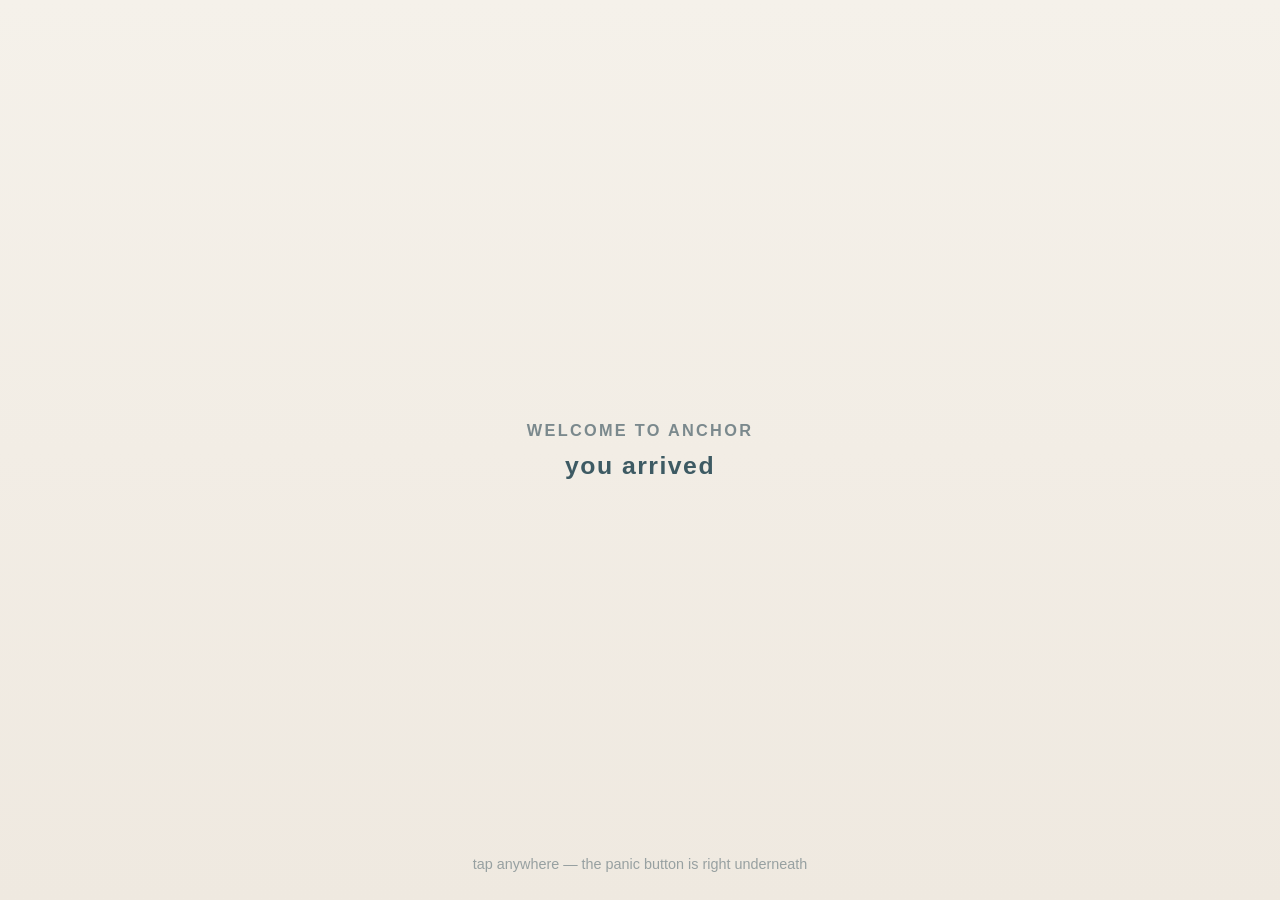
<file: index.html>
<!DOCTYPE html>
<html lang="en">
<head>
  <meta charset="UTF-8" />
  <meta name="viewport" content="width=device-width, initial-scale=1, maximum-scale=1, user-scalable=no, viewport-fit=cover" />
  <title>Anchor</title>
  <meta name="description" content="A one-tap panic attack companion. Your own words, your own people, ready when you need them." />

  <link rel="manifest" href="manifest.json" />
  <meta name="theme-color" content="#3D5A63" />

  <!-- iOS full-screen web app -->
  <meta name="apple-mobile-web-app-capable" content="yes" />
  <meta name="mobile-web-app-capable" content="yes" />
  <meta name="apple-mobile-web-app-status-bar-style" content="black-translucent" />
  <meta name="apple-mobile-web-app-title" content="Anchor" />
  <link rel="apple-touch-icon" href="icons/icon-180.png" />
  <link rel="icon" type="image/png" href="icons/icon-192.png" />

  <link rel="stylesheet" href="style.css" />
</head>
<body>

  <!-- ============ OPENING ============ -->
  <div id="intro" class="intro hidden" aria-hidden="true">
    <p class="intro-welcome" data-i18n="intro.welcome"></p>
    <p class="intro-text" data-i18n="intro.arrived"></p>
    <p class="intro-skip" data-i18n="intro.skip"></p>
  </div>

  <!-- ============ SETUP / SETTINGS ============ -->
  <section id="screen-setup" class="screen">
    <div class="setup-inner">
      <header class="setup-header">
        <button id="setup-back" class="icon-btn hidden" data-i18n-aria="setup.back">←</button>
        <h1 id="setup-title"></h1>
        <p id="setup-sub"></p>
      </header>

      <div class="field-group">
        <h2 data-i18n="setup.person.title"></h2>
        <p class="hint" data-i18n="setup.person.hint"></p>
        <label class="field">
          <span data-i18n="setup.person.name"></span>
          <input id="in-safe-name" type="text" autocomplete="off" data-i18n-ph="setup.person.namePh" />
        </label>
        <label class="field">
          <span data-i18n="setup.person.phone"></span>
          <input id="in-safe-phone" type="tel" autocomplete="off" data-i18n-ph="setup.person.phonePh" />
        </label>
        <label class="field">
          <span data-i18n="setup.person.sms"></span>
          <textarea id="in-safe-sms" rows="2" data-i18n-ph="panic.smsDefault"></textarea>
        </label>
        <div class="field">
          <span data-i18n="setup.person.voice"></span>
          <p class="hint tip" data-i18n="setup.person.voiceTip"></p>
          <div class="voice-row">
            <button type="button" class="voice-btn" id="voice-rec-1" data-i18n="setup.person.record"></button>
            <button type="button" class="voice-btn" id="voice-up-1" data-i18n="setup.person.upload"></button>
            <button type="button" class="voice-btn hidden" id="voice-play-1" data-i18n="setup.person.play"></button>
            <button type="button" class="voice-btn hidden" id="voice-del-1" data-i18n="setup.person.remove"></button>
          </div>
          <input type="file" id="voice-file-1" accept="audio/*" class="hidden" />
          <p class="hint voice-status" id="voice-status-1"></p>
        </div>

        <div id="person2-fields" class="hidden">
          <h2 class="person2-title" data-i18n="setup.person2.title"></h2>
          <p class="hint" data-i18n="setup.person2.hint"></p>
          <label class="field">
            <span data-i18n="setup.person.name"></span>
            <input id="in-safe-name2" type="text" autocomplete="off" data-i18n-ph="setup.person2.namePh" />
          </label>
          <label class="field">
            <span data-i18n="setup.person.phone"></span>
            <input id="in-safe-phone2" type="tel" autocomplete="off" data-i18n-ph="setup.person.phonePh" />
          </label>
          <label class="field">
            <span data-i18n="setup.person.sms"></span>
            <textarea id="in-safe-sms2" rows="2" data-i18n-ph="panic.smsDefault"></textarea>
          </label>
          <div class="field">
            <span data-i18n="setup.person.voice"></span>
            <p class="hint tip" data-i18n="setup.person.voiceTip"></p>
            <div class="voice-row">
              <button type="button" class="voice-btn" id="voice-rec-2" data-i18n="setup.person.record"></button>
              <button type="button" class="voice-btn" id="voice-up-2" data-i18n="setup.person.upload"></button>
              <button type="button" class="voice-btn hidden" id="voice-play-2" data-i18n="setup.person.play"></button>
              <button type="button" class="voice-btn hidden" id="voice-del-2" data-i18n="setup.person.remove"></button>
            </div>
            <input type="file" id="voice-file-2" accept="audio/*" class="hidden" />
            <p class="hint voice-status" id="voice-status-2"></p>
          </div>
        </div>
        <button type="button" id="person-add" class="ghost-btn slim" data-i18n="setup.addPerson"></button>
      </div>

      <div class="field-group">
        <h2 data-i18n="setup.techniques.title"></h2>
        <p class="hint sourced" data-i18n="setup.techniques.sourced"></p>
        <p class="hint" data-i18n="setup.techniques.hint"></p>
        <div class="choice-row choice-col" role="group" data-i18n-aria="setup.techniques.aria">
          <button class="choice multi" data-value="box"><span data-i18n="techniques.box.name"></span><small data-i18n="techniques.box.sub"></small></button>
          <button class="choice multi" data-value="extended"><span data-i18n="techniques.extended.name"></span><small data-i18n="techniques.extended.sub"></small></button>
          <button class="choice multi" data-value="armraise"><span data-i18n="techniques.armraise.name"></span><small data-i18n="techniques.armraise.sub"></small></button>
          <button class="choice multi" data-value="54321"><span data-i18n="techniques.s54321.name"></span><small data-i18n="techniques.s54321.sub"></small></button>
          <button class="choice multi" data-value="pmr"><span data-i18n="techniques.pmr.name"></span><small data-i18n="techniques.pmr.sub"></small></button>
          <button class="choice multi" data-value="tipp"><span data-i18n="techniques.tipp.name"></span><small data-i18n="techniques.tipp.sub"></small></button>
          <button class="choice multi" data-value="voice"><span data-i18n="techniques.voice.name"></span><small data-i18n="techniques.voice.sub"></small></button>
          <button class="choice multi" data-value="song"><span data-i18n="techniques.song.name"></span><small data-i18n="techniques.song.sub"></small></button>
        </div>
      </div>

      <div class="field-group">
        <h2 data-i18n="setup.sound.title"></h2>
        <p class="hint" data-i18n="setup.sound.hint"></p>
        <div class="choice-row" role="radiogroup" data-i18n-aria="setup.sound.aria">
          <button class="choice" data-group="music" data-value="playlist" data-i18n="setup.sound.mySongs"></button>
          <button class="choice" data-group="music" data-value="tone" data-i18n="setup.sound.tone"></button>
        </div>
        <div id="songs-field">
          <div id="songs-list"></div>
          <div class="voice-row">
            <button type="button" id="song-add" class="voice-btn" data-i18n="setup.sound.addLink"></button>
            <button type="button" id="song-upload" class="voice-btn" data-i18n="setup.sound.uploadFile"></button>
          </div>
          <input type="file" id="song-file" accept="audio/*" class="hidden" />
          <p class="hint voice-status" id="song-status"></p>
        </div>
      </div>

      <div class="field-group">
        <h2 data-i18n="setup.words.title"></h2>
        <p class="hint" data-i18n="setup.words.hint"></p>
        <div id="personal-fields">
          <label class="field">
            <span data-i18n="setup.words.proud"></span>
            <textarea id="in-proud" rows="3" data-i18n-ph="setup.words.proudPh"></textarea>
          </label>
          <label class="field">
            <span data-i18n="setup.words.goal"></span>
            <textarea id="in-goal" rows="3" data-i18n-ph="setup.words.goalPh"></textarea>
          </label>
          <label class="field">
            <span data-i18n="setup.words.childhood"></span>
            <textarea id="in-childhood" rows="3" data-i18n-ph="setup.words.childhoodPh"></textarea>
          </label>
          <label class="field">
            <span data-i18n="setup.words.safeSpace"></span>
            <textarea id="in-safespace" rows="3" data-i18n-ph="setup.words.safeSpacePh"></textarea>
          </label>
          <label class="field">
            <span data-i18n="setup.words.kindness"></span>
            <textarea id="in-kindness" rows="3" data-i18n-ph="setup.words.kindnessPh"></textarea>
          </label>
        </div>
        <button type="button" id="toggle-autowords" class="toggle-btn"><span data-i18n="setup.words.auto"></span><small data-i18n="setup.words.autoSub"></small></button>
      </div>

      <div class="field-group">
        <h2 data-i18n="setup.crisis.title"></h2>
        <p class="hint" data-i18n="setup.crisis.hint"></p>
        <label class="field">
          <span data-i18n="setup.crisis.label"></span>
          <input id="in-crisis" type="tel" autocomplete="off" data-i18n-ph="setup.crisis.ph" />
        </label>
      </div>

      <!-- hidden entirely where the Vibration API is unsupported (iOS) -->
      <div class="field-group hidden" id="haptics-group">
        <h2 data-i18n="setup.haptics.title"></h2>
        <p class="hint" data-i18n="setup.haptics.hint"></p>
        <button type="button" id="toggle-haptics" class="toggle-btn"><span data-i18n="setup.haptics.toggle"></span><small data-i18n="setup.haptics.toggleSub"></small></button>
      </div>

      <div class="field-group">
        <h2 data-i18n="setup.language.title"></h2>
        <p class="hint" data-i18n="setup.language.hint"></p>
        <div class="choice-row" role="radiogroup" data-i18n-aria="setup.language.aria">
          <button class="choice" data-group="lang" data-value="de" data-i18n="setup.language.de"></button>
          <button class="choice" data-group="lang" data-value="en" data-i18n="setup.language.en"></button>
        </div>
      </div>

      <div class="field-group hidden" id="log-group">
        <h2 data-i18n="setup.log.title"></h2>
        <p class="hint" id="log-summary"></p>
        <ul id="log-list"></ul>
        <button id="log-clear" class="ghost-btn" data-i18n="setup.log.clear"></button>
      </div>

      <div class="field-group hidden" id="backup-group">
        <h2 data-i18n="backup.title"></h2>
        <p class="hint" data-i18n="backup.hint"></p>
        <label class="field">
          <span data-i18n="backup.passLabel"></span>
          <input id="backup-pass" type="password" autocomplete="new-password" data-i18n-ph="backup.passPh" />
        </label>
        <div class="voice-row">
          <button type="button" class="voice-btn" id="backup-export" data-i18n="backup.export"></button>
          <button type="button" class="voice-btn" id="backup-import" data-i18n="backup.import"></button>
        </div>
        <input type="file" id="backup-file" accept=".anchor,application/octet-stream" class="hidden" />
        <p class="hint voice-status" id="backup-status"></p>
      </div>

      <p id="save-note" class="hint hidden"></p>
      <button id="setup-save" class="primary-btn" data-i18n="setup.save"></button>
      <p class="privacy-note"><span data-i18n="setup.privacy"></span> <a href="privacy.html" class="privacy-link" data-i18n="setup.privacyLink"></a> · <a href="terms.html" class="privacy-link" data-i18n="setup.termsLink"></a></p>
      <p class="privacy-note" data-i18n="setup.disclaimer"></p>
    </div>
  </section>

  <!-- ============ ONE-TIME DISCLAIMER — before setup, never in panic mode ============ -->
  <section id="screen-consent" class="screen">
    <div class="consent-inner">
      <div class="wordmark">
        <span class="wordmark-dot"></span>
        <span data-i18n="home.wordmark"></span>
      </div>
      <p class="consent-text" data-i18n="consent.text" data-i18n-br></p>
      <button id="btn-consent" class="primary-btn" data-i18n="consent.accept"></button>
    </div>
  </section>

  <!-- ============ HOME ============ -->
  <section id="screen-home" class="screen">
    <div class="home-inner">
      <div class="wordmark">
        <span class="wordmark-dot"></span>
        <span data-i18n="home.wordmark"></span>
      </div>
      <div class="home-spacer"></div>
      <button id="btn-panic" class="panic-btn" data-i18n-aria="home.panicAria">
        <span class="panic-btn-text" data-i18n="home.panic" data-i18n-br></span>
      </button>
      <p class="home-hint" data-i18n="home.hint"></p>
      <button id="btn-secondary" class="secondary-btn" data-i18n="home.setup"></button>
      <p class="setup-subtext" data-i18n="home.setupSub"></p>
    </div>
  </section>

  <!-- ============ PANIC MODE ============ -->
  <section id="screen-panic" class="screen">
    <canvas id="pacer"></canvas>
    <div id="breath-glow" aria-hidden="true"></div>

    <div class="panic-top">
      <button id="btn-better" class="soft-link" data-i18n="panic.better"></button>
      <div id="chip-row" class="chip-row"></div>
    </div>

    <!-- first-ever panic session only, before the disclaimer was seen: one quiet line, never a modal -->
    <p id="panic-notice" class="panic-notice hidden"></p>

    <div id="breath-label" class="breath-label" aria-live="polite"></div>

    <div id="affirmation" class="affirmation" aria-live="polite"></div>

    <div id="guide-card" class="grounding hidden" role="dialog" data-i18n-aria="panic.guideAria">
      <p id="guide-step"></p>
      <p id="guide-caution" class="guide-caution hidden"></p>
      <div id="guide-dots" class="dots"></div>
      <p class="grounding-hint" data-i18n="panic.tapContinue"></p>
    </div>

    <div id="panic-bottom" class="panic-bottom">
      <div class="panic-actions">
        <button id="btn-music" class="action-btn music">
          <span class="action-icon">♫</span>
          <span id="music-label"></span>
        </button>
        <a id="btn-call" class="action-btn call hidden" href="#">
          <span class="action-icon">☎</span>
          <span id="call-label"></span>
        </a>
        <a id="btn-call2" class="action-btn call2 hidden" href="#">
          <span class="action-icon">☎</span>
          <span id="call-label2"></span>
        </a>
      </div>

      <!-- shown on this same screen once a call was tapped -->
      <div id="call-fallback" class="call-fallback hidden">
        <p class="fallback-hint" data-i18n="panic.fallbackHint"></p>
        <div class="panic-actions">
          <a id="btn-sms" class="action-btn sms hidden" href="#">
            <span class="action-icon">✉</span>
            <span id="sms-label"></span>
          </a>
          <a id="btn-sms2" class="action-btn sms hidden" href="#">
            <span class="action-icon">✉</span>
            <span id="sms-label2"></span>
          </a>
        </div>
      </div>

      <!-- region-aware, not language-aware: a custom local number replaces the defaults -->
      <p id="crisis-line" class="crisis-line"></p>
    </div>
  </section>

  <!-- ============ AFTER / LOG ============ -->
  <section id="screen-after" class="screen">
    <div class="after-inner">
      <h1 data-i18n="after.title"></h1>
      <p data-i18n="after.body"></p>
      <button id="btn-log" class="primary-btn" data-i18n="after.log"></button>
      <button id="btn-done" class="ghost-btn" data-i18n="after.done"></button>
      <p class="privacy-note" data-i18n="after.note"></p>
    </div>
  </section>

  <script src="i18n/en.js"></script>
  <script src="i18n/de.js"></script>
  <script src="i18n/i18n.js"></script>
  <script src="storage.js"></script>
  <script src="backup.js"></script>
  <script src="app.js"></script>
</body>
</html>
</file>
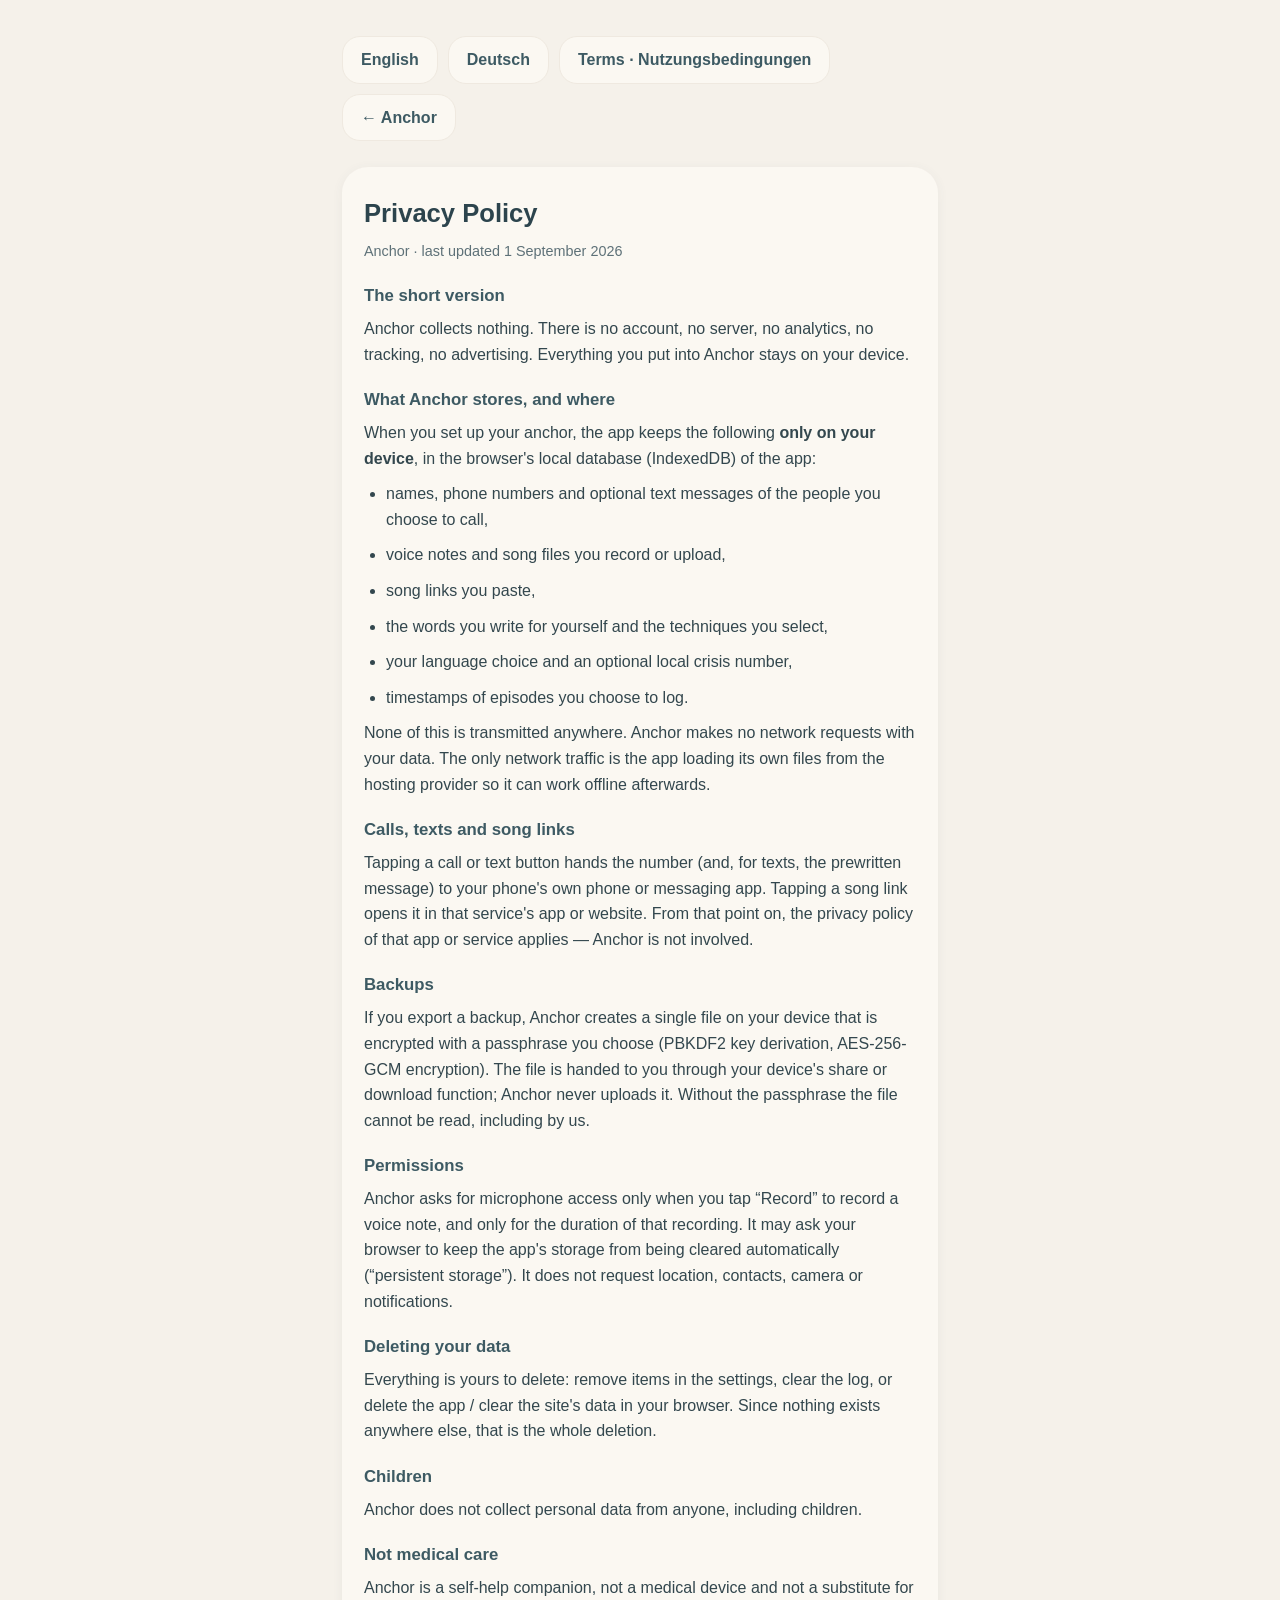
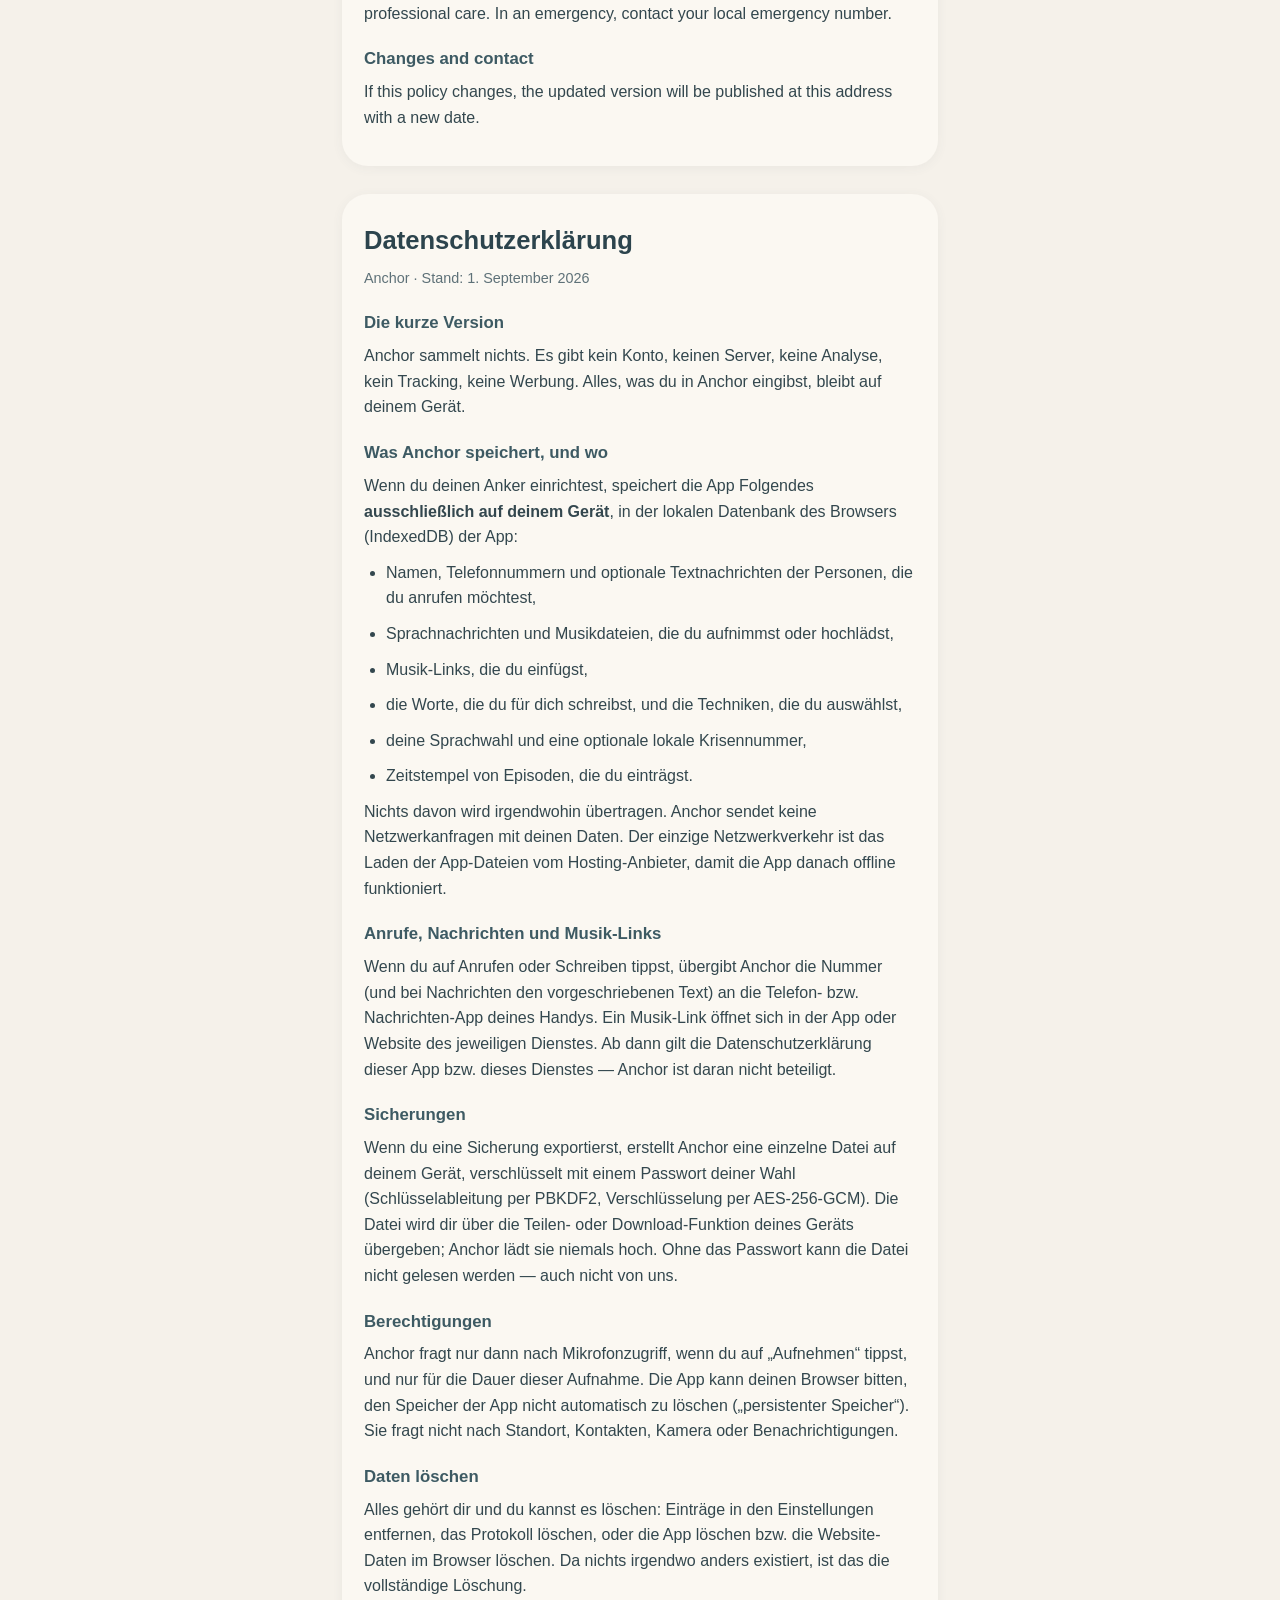
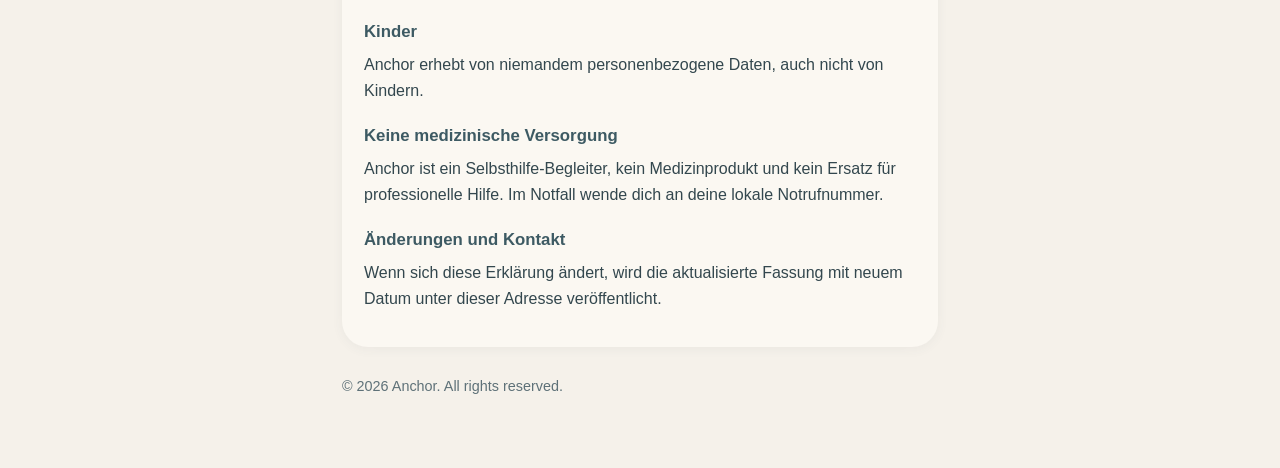
<file: privacy.html>
<!DOCTYPE html>
<html lang="en">
<head>
  <meta charset="UTF-8" />
  <meta name="viewport" content="width=device-width, initial-scale=1, viewport-fit=cover" />
  <title>Anchor — Privacy Policy · Datenschutz</title>
  <meta name="description" content="Anchor privacy policy (English and German). Everything stays on your device." />
  <link rel="icon" type="image/png" href="icons/icon-192.png" />
  <style>
    :root { --bg: #F5F1EA; --card: #FBF8F2; --ink: #33474E; --ink-soft: #5E7178; --teal: #3D5A63; --teal-deep: #2C444D; --sage: #A9BFA4; }
    * { box-sizing: border-box; margin: 0; padding: 0; }
    body { font-family: -apple-system, BlinkMacSystemFont, "SF Pro Rounded", "Segoe UI", Roboto, sans-serif; background: var(--bg); color: var(--ink); line-height: 1.6; -webkit-font-smoothing: antialiased; }
    main { max-width: 640px; margin: 0 auto; padding: 36px 22px 60px; }
    .lang-nav { display: flex; gap: 10px; margin-bottom: 26px; flex-wrap: wrap; }
    .lang-nav a, .back { display: inline-block; padding: 10px 18px; border-radius: 18px; background: var(--card); color: var(--teal); text-decoration: none; font-weight: 600; border: 1.5px solid #EFE9E0; }
    section { background: var(--card); border-radius: 26px; padding: 26px 22px; margin-bottom: 28px; box-shadow: 0 2px 12px rgba(61, 90, 99, 0.06); }
    h1 { font-size: 1.6rem; color: var(--teal-deep); margin-bottom: 6px; }
    h2 { font-size: 1.05rem; color: var(--teal); margin: 20px 0 6px; }
    p, li { color: var(--ink); margin-bottom: 10px; }
    ul { padding-left: 22px; }
    .meta { color: var(--ink-soft); font-size: 0.9rem; }
    .placeholder { background: #FFF3D6; padding: 2px 6px; border-radius: 6px; }
  </style>
</head>
<body>
<main>
  <nav class="lang-nav" aria-label="Language">
    <a href="#en">English</a>
    <a href="#de">Deutsch</a>
    <a href="terms.html">Terms · Nutzungsbedingungen</a>
    <a class="back" href="./">← Anchor</a>
  </nav>

  <section id="en">
    <h1>Privacy Policy</h1>
    <p class="meta">Anchor · last updated 1 September 2026</p>

    <h2>The short version</h2>
    <p>Anchor collects nothing. There is no account, no server, no analytics, no tracking, no advertising. Everything you put into Anchor stays on your device.</p>

    <h2>What Anchor stores, and where</h2>
    <p>When you set up your anchor, the app keeps the following <strong>only on your device</strong>, in the browser's local database (IndexedDB) of the app:</p>
    <ul>
      <li>names, phone numbers and optional text messages of the people you choose to call,</li>
      <li>voice notes and song files you record or upload,</li>
      <li>song links you paste,</li>
      <li>the words you write for yourself and the techniques you select,</li>
      <li>your language choice and an optional local crisis number,</li>
      <li>timestamps of episodes you choose to log.</li>
    </ul>
    <p>None of this is transmitted anywhere. Anchor makes no network requests with your data. The only network traffic is the app loading its own files from the hosting provider so it can work offline afterwards.</p>

    <h2>Calls, texts and song links</h2>
    <p>Tapping a call or text button hands the number (and, for texts, the prewritten message) to your phone's own phone or messaging app. Tapping a song link opens it in that service's app or website. From that point on, the privacy policy of that app or service applies — Anchor is not involved.</p>

    <h2>Backups</h2>
    <p>If you export a backup, Anchor creates a single file on your device that is encrypted with a passphrase you choose (PBKDF2 key derivation, AES-256-GCM encryption). The file is handed to you through your device's share or download function; Anchor never uploads it. Without the passphrase the file cannot be read, including by us.</p>

    <h2>Permissions</h2>
    <p>Anchor asks for microphone access only when you tap “Record” to record a voice note, and only for the duration of that recording. It may ask your browser to keep the app's storage from being cleared automatically (“persistent storage”). It does not request location, contacts, camera or notifications.</p>

    <h2>Deleting your data</h2>
    <p>Everything is yours to delete: remove items in the settings, clear the log, or delete the app / clear the site's data in your browser. Since nothing exists anywhere else, that is the whole deletion.</p>

    <h2>Children</h2>
    <p>Anchor does not collect personal data from anyone, including children.</p>

    <h2>Not medical care</h2>
    <p>Anchor is a self-help companion, not a medical device and not a substitute for professional care. In an emergency, contact your local emergency number.</p>

    <h2>Changes and contact</h2>
    <p>If this policy changes, the updated version will be published at this address with a new date.</p>
    <!-- TODO: CONTACT_EMAIL -->
  </section>

  <section id="de" lang="de">
    <h1>Datenschutzerklärung</h1>
    <p class="meta">Anchor · Stand: 1. September 2026</p>

    <h2>Die kurze Version</h2>
    <p>Anchor sammelt nichts. Es gibt kein Konto, keinen Server, keine Analyse, kein Tracking, keine Werbung. Alles, was du in Anchor eingibst, bleibt auf deinem Gerät.</p>

    <h2>Was Anchor speichert, und wo</h2>
    <p>Wenn du deinen Anker einrichtest, speichert die App Folgendes <strong>ausschließlich auf deinem Gerät</strong>, in der lokalen Datenbank des Browsers (IndexedDB) der App:</p>
    <ul>
      <li>Namen, Telefonnummern und optionale Textnachrichten der Personen, die du anrufen möchtest,</li>
      <li>Sprachnachrichten und Musikdateien, die du aufnimmst oder hochlädst,</li>
      <li>Musik-Links, die du einfügst,</li>
      <li>die Worte, die du für dich schreibst, und die Techniken, die du auswählst,</li>
      <li>deine Sprachwahl und eine optionale lokale Krisennummer,</li>
      <li>Zeitstempel von Episoden, die du einträgst.</li>
    </ul>
    <p>Nichts davon wird irgendwohin übertragen. Anchor sendet keine Netzwerkanfragen mit deinen Daten. Der einzige Netzwerkverkehr ist das Laden der App-Dateien vom Hosting-Anbieter, damit die App danach offline funktioniert.</p>

    <h2>Anrufe, Nachrichten und Musik-Links</h2>
    <p>Wenn du auf Anrufen oder Schreiben tippst, übergibt Anchor die Nummer (und bei Nachrichten den vorgeschriebenen Text) an die Telefon- bzw. Nachrichten-App deines Handys. Ein Musik-Link öffnet sich in der App oder Website des jeweiligen Dienstes. Ab dann gilt die Datenschutzerklärung dieser App bzw. dieses Dienstes — Anchor ist daran nicht beteiligt.</p>

    <h2>Sicherungen</h2>
    <p>Wenn du eine Sicherung exportierst, erstellt Anchor eine einzelne Datei auf deinem Gerät, verschlüsselt mit einem Passwort deiner Wahl (Schlüsselableitung per PBKDF2, Verschlüsselung per AES-256-GCM). Die Datei wird dir über die Teilen- oder Download-Funktion deines Geräts übergeben; Anchor lädt sie niemals hoch. Ohne das Passwort kann die Datei nicht gelesen werden — auch nicht von uns.</p>

    <h2>Berechtigungen</h2>
    <p>Anchor fragt nur dann nach Mikrofonzugriff, wenn du auf „Aufnehmen“ tippst, und nur für die Dauer dieser Aufnahme. Die App kann deinen Browser bitten, den Speicher der App nicht automatisch zu löschen („persistenter Speicher“). Sie fragt nicht nach Standort, Kontakten, Kamera oder Benachrichtigungen.</p>

    <h2>Daten löschen</h2>
    <p>Alles gehört dir und du kannst es löschen: Einträge in den Einstellungen entfernen, das Protokoll löschen, oder die App löschen bzw. die Website-Daten im Browser löschen. Da nichts irgendwo anders existiert, ist das die vollständige Löschung.</p>

    <h2>Kinder</h2>
    <p>Anchor erhebt von niemandem personenbezogene Daten, auch nicht von Kindern.</p>

    <h2>Keine medizinische Versorgung</h2>
    <p>Anchor ist ein Selbsthilfe-Begleiter, kein Medizinprodukt und kein Ersatz für professionelle Hilfe. Im Notfall wende dich an deine lokale Notrufnummer.</p>

    <h2>Änderungen und Kontakt</h2>
    <p>Wenn sich diese Erklärung ändert, wird die aktualisierte Fassung mit neuem Datum unter dieser Adresse veröffentlicht.</p>
    <!-- TODO: CONTACT_EMAIL -->
  </section>

  <p class="meta">© 2026 Anchor. All rights reserved.</p>
</main>
</body>
</html>
</file>
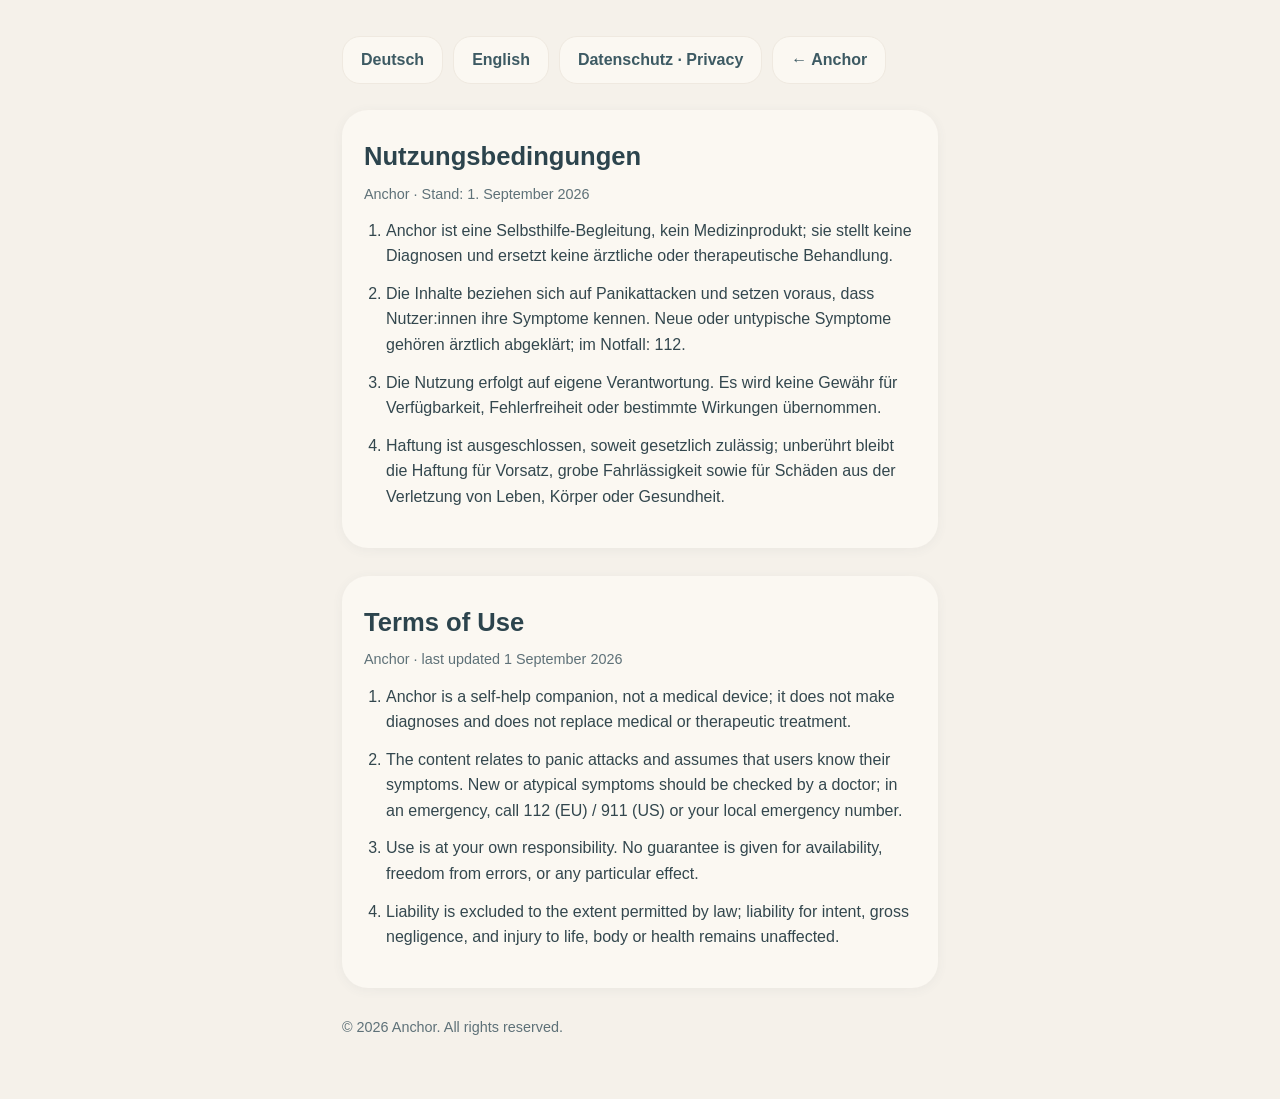
<file: terms.html>
<!DOCTYPE html>
<html lang="de">
<head>
  <meta charset="UTF-8" />
  <meta name="viewport" content="width=device-width, initial-scale=1, viewport-fit=cover" />
  <title>Anchor — Nutzungsbedingungen · Terms of Use</title>
  <meta name="description" content="Anchor Nutzungsbedingungen (Deutsch und Englisch). Anchor terms of use (German and English)." />
  <link rel="icon" type="image/png" href="icons/icon-192.png" />
  <style>
    :root { --bg: #F5F1EA; --card: #FBF8F2; --ink: #33474E; --ink-soft: #5E7178; --teal: #3D5A63; --teal-deep: #2C444D; }
    * { box-sizing: border-box; margin: 0; padding: 0; }
    body { font-family: -apple-system, BlinkMacSystemFont, "SF Pro Rounded", "Segoe UI", Roboto, sans-serif; background: var(--bg); color: var(--ink); line-height: 1.6; -webkit-font-smoothing: antialiased; }
    main { max-width: 640px; margin: 0 auto; padding: 36px 22px 60px; }
    .lang-nav { display: flex; gap: 10px; margin-bottom: 26px; flex-wrap: wrap; }
    .lang-nav a { display: inline-block; padding: 10px 18px; border-radius: 18px; background: var(--card); color: var(--teal); text-decoration: none; font-weight: 600; border: 1.5px solid #EFE9E0; }
    section { background: var(--card); border-radius: 26px; padding: 26px 22px; margin-bottom: 28px; box-shadow: 0 2px 12px rgba(61, 90, 99, 0.06); }
    h1 { font-size: 1.6rem; color: var(--teal-deep); margin-bottom: 6px; }
    ol { padding-left: 22px; margin-top: 12px; }
    li { margin-bottom: 12px; }
    .meta { color: var(--ink-soft); font-size: 0.9rem; }
    a.mail { color: var(--teal); }
  </style>
</head>
<body>
<main>
  <nav class="lang-nav" aria-label="Sprache / Language">
    <a href="#de">Deutsch</a>
    <a href="#en">English</a>
    <a href="privacy.html">Datenschutz · Privacy</a>
    <a href="./">← Anchor</a>
  </nav>

  <section id="de">
    <h1>Nutzungsbedingungen</h1>
    <p class="meta">Anchor · Stand: 1. September 2026</p>
    <ol>
      <li>Anchor ist eine Selbsthilfe-Begleitung, kein Medizinprodukt; sie stellt keine Diagnosen und ersetzt keine ärztliche oder therapeutische Behandlung.</li>
      <li>Die Inhalte beziehen sich auf Panikattacken und setzen voraus, dass Nutzer:innen ihre Symptome kennen. Neue oder untypische Symptome gehören ärztlich abgeklärt; im Notfall: 112.</li>
      <li>Die Nutzung erfolgt auf eigene Verantwortung. Es wird keine Gewähr für Verfügbarkeit, Fehlerfreiheit oder bestimmte Wirkungen übernommen.</li>
      <li>Haftung ist ausgeschlossen, soweit gesetzlich zulässig; unberührt bleibt die Haftung für Vorsatz, grobe Fahrlässigkeit sowie für Schäden aus der Verletzung von Leben, Körper oder Gesundheit.</li>
      <!-- TODO: CONTACT_EMAIL -->
    </ol>
  </section>

  <section id="en" lang="en">
    <h1>Terms of Use</h1>
    <p class="meta">Anchor · last updated 1 September 2026</p>
    <ol>
      <li>Anchor is a self-help companion, not a medical device; it does not make diagnoses and does not replace medical or therapeutic treatment.</li>
      <li>The content relates to panic attacks and assumes that users know their symptoms. New or atypical symptoms should be checked by a doctor; in an emergency, call 112 (EU) / 911 (US) or your local emergency number.</li>
      <li>Use is at your own responsibility. No guarantee is given for availability, freedom from errors, or any particular effect.</li>
      <li>Liability is excluded to the extent permitted by law; liability for intent, gross negligence, and injury to life, body or health remains unaffected.</li>
      <!-- TODO: CONTACT_EMAIL -->
    </ol>
  </section>

  <p class="meta">© 2026 Anchor. All rights reserved.</p>
</main>
</body>
</html>
</file>
<file: style.css>
/* ============ Anchor — calm palette ============ */
:root {
  --bg: #F5F1EA;            /* warm off-white */
  --bg-soft: #EFE9E0;
  --card: #FBF8F2;
  --ink: #33474E;           /* deep muted teal ink */
  --ink-soft: #5E7178;
  --teal: #3D5A63;          /* deep muted teal / slate blue */
  --teal-deep: #2C444D;
  --sage: #A9BFA4;          /* soft sage */
  --sage-soft: #C7D5C2;
  --lavender: #B7AEC8;      /* dusty lavender */
  --sand: #D8A97E;          /* warm sand / clay — the ONE action accent */
  --sand-deep: #C2915F;
  --radius: 26px;
  --safe-top: env(safe-area-inset-top, 0px);
  --safe-bottom: env(safe-area-inset-bottom, 0px);
  --panic-bottom: 150px;   /* measured height of the panic-screen bottom stack (set from JS) */
}

* { margin: 0; padding: 0; box-sizing: border-box; -webkit-tap-highlight-color: transparent; }

html, body {
  height: 100%;
  overscroll-behavior: none;
}

body {
  font-family: -apple-system, BlinkMacSystemFont, "SF Pro Rounded", "Segoe UI", Roboto, sans-serif;
  background: var(--bg);
  color: var(--ink);
  -webkit-font-smoothing: antialiased;
  -webkit-text-size-adjust: 100%;
}

.hidden { display: none !important; }

/* ============ Opening ============ */
.intro {
  position: fixed;
  inset: 0;
  z-index: 60;
  display: flex;
  flex-direction: column;
  align-items: center;
  justify-content: center;
  gap: 12px;
  background: linear-gradient(180deg, var(--bg), var(--bg-soft));
  cursor: pointer;
  transition: opacity 1s ease;
}
.intro-welcome {
  color: var(--ink-soft);
  font-size: 1.02rem;
  font-weight: 600;
  letter-spacing: 0.14em;
  text-transform: uppercase;
  opacity: 0;
  transition: opacity 1.3s ease;
  pointer-events: none;
}
.intro.in .intro-welcome { opacity: 0.8; }
.intro-text {
  color: var(--teal);
  font-size: 1.55rem;
  font-weight: 600;
  letter-spacing: 0.06em;
  opacity: 0;
  transition: opacity 1.3s ease;
  pointer-events: none;
}
.intro.in .intro-text { opacity: 1; }
.intro.out { opacity: 0; pointer-events: none; }
.intro-skip {
  position: absolute;
  bottom: calc(var(--safe-bottom) + 28px);
  color: var(--ink-soft);
  font-size: 0.9rem;
  opacity: 0;
  transition: opacity 1.3s ease 0.6s;
  pointer-events: none;
}
.intro.in .intro-skip { opacity: 0.6; }

/* ============ Screens ============ */
.screen {
  position: fixed;
  inset: 0;
  display: none;
  overflow: hidden;
}
.screen.active { display: block; }

#screen-setup { overflow-y: auto; -webkit-overflow-scrolling: touch; }

/* ============ Shared controls ============ */
.primary-btn {
  width: 100%;
  min-height: 64px;
  border: none;
  border-radius: var(--radius);
  background: linear-gradient(180deg, var(--sand), var(--sand-deep));
  color: #FFF9F0;
  font-size: 1.15rem;
  font-weight: 700;
  letter-spacing: 0.01em;
  cursor: pointer;
  box-shadow: 0 6px 18px rgba(194, 145, 95, 0.35);
}
.primary-btn:active { transform: scale(0.98); }

.ghost-btn {
  width: 100%;
  min-height: 60px;
  border: none;
  border-radius: var(--radius);
  background: transparent;
  color: var(--ink-soft);
  font-size: 1.02rem;
  font-weight: 600;
  cursor: pointer;
}

.icon-btn {
  min-width: 60px;
  min-height: 60px;
  border: none;
  border-radius: 50%;
  background: transparent;
  color: var(--ink-soft);
  font-size: 1.5rem;
  cursor: pointer;
  display: flex;
  align-items: center;
  justify-content: center;
}
.icon-btn.corner {
  position: absolute;
  top: calc(var(--safe-top) + 8px);
  right: 10px;
  z-index: 5;
  opacity: 0.55;
}

/* ============ Setup ============ */
.setup-inner {
  max-width: 560px;
  margin: 0 auto;
  padding: calc(var(--safe-top) + 28px) 22px calc(var(--safe-bottom) + 40px);
  display: flex;
  flex-direction: column;
  gap: 26px;
}

.setup-header h1 {
  font-size: 1.7rem;
  font-weight: 800;
  color: var(--teal-deep);
  margin-bottom: 10px;
}
.setup-header p { color: var(--ink-soft); line-height: 1.5; }
#setup-back { margin-left: -14px; margin-bottom: 4px; }

.field-group {
  background: var(--card);
  border-radius: var(--radius);
  padding: 22px 20px;
  box-shadow: 0 2px 12px rgba(61, 90, 99, 0.06);
}
.field-group h2 {
  font-size: 1.08rem;
  font-weight: 700;
  color: var(--teal);
  margin-bottom: 4px;
}
.hint { color: var(--ink-soft); font-size: 0.92rem; margin-bottom: 14px; line-height: 1.45; }
.hint.sourced { font-size: 0.82rem; opacity: 0.75; margin-bottom: 8px; }
.hint.tip { font-size: 0.85rem; margin-bottom: 10px; }

.voice-row { display: flex; flex-wrap: wrap; gap: 8px; }
.voice-btn {
  min-height: 52px;
  padding: 10px 18px;
  border: 1.5px solid var(--bg-soft);
  border-radius: 18px;
  background: var(--bg);
  color: var(--teal);
  font-size: 0.95rem;
  font-weight: 600;
  font-family: inherit;
  cursor: pointer;
}
.voice-btn.recording {
  background: var(--sand);
  border-color: var(--sand-deep);
  color: #FFF9F0;
}
.voice-status { margin-top: 8px; margin-bottom: 0; }
.person2-title { margin-top: 18px; }

.toggle-btn {
  width: 100%;
  margin-top: 14px;
  min-height: 60px;
  padding: 12px 16px;
  border: 1.5px solid var(--bg-soft);
  border-radius: 20px;
  background: var(--bg);
  color: var(--ink-soft);
  font-size: 0.98rem;
  font-weight: 600;
  font-family: inherit;
  text-align: left;
  cursor: pointer;
}
.toggle-btn.selected {
  background: var(--sage-soft);
  border-color: var(--sage);
  color: var(--teal-deep);
}
.toggle-btn small {
  display: block;
  font-weight: 500;
  font-size: 0.8rem;
  opacity: 0.75;
  margin-top: 2px;
}

.field { display: block; margin-bottom: 14px; }
.field:last-child { margin-bottom: 0; }
.field span {
  display: block;
  font-size: 0.86rem;
  font-weight: 600;
  color: var(--ink-soft);
  margin-bottom: 6px;
}
.field input, .field textarea {
  width: 100%;
  min-height: 58px;
  padding: 16px;
  border: 1.5px solid var(--bg-soft);
  border-radius: 18px;
  background: var(--bg);
  color: var(--ink);
  font-size: 1.05rem;
  font-family: inherit;
  resize: none;
  outline: none;
}
.field input:focus, .field textarea:focus { border-color: var(--sage); }

.choice-row { display: flex; flex-wrap: wrap; gap: 10px; margin-bottom: 6px; }
.choice {
  flex: 1 1 auto;
  min-height: 60px;
  padding: 12px 16px;
  border: 1.5px solid var(--bg-soft);
  border-radius: 20px;
  background: var(--bg);
  color: var(--ink-soft);
  font-size: 0.98rem;
  font-weight: 600;
  font-family: inherit;
  cursor: pointer;
}
.choice.selected {
  background: var(--sage-soft);
  border-color: var(--sage);
  color: var(--teal-deep);
}

.choice-col { flex-direction: column; }
.choice-col .choice { width: 100%; text-align: left; }
.choice small {
  display: block;
  font-weight: 500;
  font-size: 0.8rem;
  opacity: 0.75;
  margin-top: 2px;
}

#songs-field { margin-top: 12px; }
.song-row { display: flex; gap: 8px; margin-bottom: 10px; }
.song-row input {
  flex: 1;
  min-height: 58px;
  padding: 16px;
  border: 1.5px solid var(--bg-soft);
  border-radius: 18px;
  background: var(--bg);
  color: var(--ink);
  font-size: 1rem;
  font-family: inherit;
  outline: none;
}
.song-row input:focus { border-color: var(--sage); }
.song-row .song-file-name {
  flex: 1;
  min-height: 58px;
  padding: 16px;
  border: 1.5px solid var(--sage-soft);
  border-radius: 18px;
  background: var(--bg);
  color: var(--ink);
  font-size: 1rem;
  display: flex;
  align-items: center;
  gap: 8px;
  overflow: hidden;
  white-space: nowrap;
  text-overflow: ellipsis;
}
.song-row .song-file-name small { color: var(--ink-soft); font-size: 0.82rem; flex: none; }
.song-remove {
  min-width: 48px;
  border: none;
  border-radius: 16px;
  background: var(--bg-soft);
  color: var(--ink-soft);
  font-size: 1.2rem;
  cursor: pointer;
}
.ghost-btn.slim { min-height: 52px; text-align: left; padding-left: 4px; }

.privacy-note {
  text-align: center;
  color: var(--ink-soft);
  font-size: 0.85rem;
  opacity: 0.8;
}
.privacy-link { color: var(--teal); text-decoration: underline; text-underline-offset: 3px; }

#log-list { list-style: none; margin-bottom: 12px; }
#log-list li {
  padding: 12px 4px;
  border-bottom: 1px solid var(--bg-soft);
  color: var(--ink-soft);
  font-size: 0.95rem;
}

/* ============ Home ============ */
#screen-home { background: var(--bg); }
.home-inner {
  height: 100%;
  display: flex;
  flex-direction: column;
  align-items: center;
  padding: calc(var(--safe-top) + 26px) 24px calc(var(--safe-bottom) + 36px);
}
.wordmark {
  display: flex;
  align-items: center;
  gap: 10px;
  font-size: 1.15rem;
  font-weight: 700;
  letter-spacing: 0.14em;
  text-transform: uppercase;
  color: var(--ink-soft);
}
.wordmark-dot {
  width: 12px; height: 12px;
  border-radius: 50%;
  background: var(--lavender);
}
.home-spacer { flex: 1 1 38%; }

.panic-btn {
  width: min(76vw, 330px);
  aspect-ratio: 1;
  border: none;
  border-radius: 50%;
  background: radial-gradient(circle at 32% 28%, #E4BC93, var(--sand) 55%, var(--sand-deep));
  color: #FFF9F0;
  font-family: inherit;
  cursor: pointer;
  box-shadow:
    0 14px 40px rgba(194, 145, 95, 0.45),
    0 0 0 14px rgba(216, 169, 126, 0.14),
    0 0 0 28px rgba(216, 169, 126, 0.06);
  animation: settle 6s ease-in-out infinite;
}
.panic-btn-text {
  font-size: clamp(1.7rem, 8.5vw, 2.3rem);
  font-weight: 800;
  line-height: 1.15;
  letter-spacing: 0.01em;
}
.panic-btn:active { transform: scale(0.965); }

@keyframes settle {
  0%, 100% { box-shadow: 0 14px 40px rgba(194,145,95,0.45), 0 0 0 14px rgba(216,169,126,0.14), 0 0 0 28px rgba(216,169,126,0.06); }
  50%      { box-shadow: 0 14px 40px rgba(194,145,95,0.45), 0 0 0 22px rgba(216,169,126,0.10), 0 0 0 40px rgba(216,169,126,0.04); }
}

.home-hint {
  margin-top: 22px;
  color: var(--ink-soft);
  font-size: 0.98rem;
}

.setup-subtext {
  margin-top: 12px;
  padding: 0 30px;
  max-width: 420px;
  text-align: center;
  color: var(--ink-soft);
  font-size: 0.88rem;
  line-height: 1.45;
}

.secondary-btn {
  margin-top: 18px;
  width: min(76vw, 330px);
  min-height: 64px;
  padding: 14px 26px;
  border: none;
  border-radius: var(--radius);
  background: linear-gradient(180deg, var(--sage-soft), var(--sage));
  color: var(--teal-deep);
  font-size: 1.05rem;
  font-weight: 700;
  font-family: inherit;
  cursor: pointer;
  box-shadow: 0 6px 18px rgba(150, 172, 145, 0.35);
}
.secondary-btn:active { transform: scale(0.98); }

/* ============ Panic mode ============ */
#screen-panic { background: var(--teal-deep); }

#pacer {
  position: absolute;
  inset: 0;
  width: 100%;
  height: 100%;
}

#breath-glow {
  position: absolute;
  inset: 0;
  background: radial-gradient(circle at 50% 42%, #F5EFE2, transparent 70%);
  opacity: 0;
  pointer-events: none;
  z-index: 1;
}

.panic-top {
  position: absolute;
  top: calc(var(--safe-top) + 10px);
  left: 0; right: 0;
  display: flex;
  justify-content: space-between;
  align-items: flex-start;
  gap: 10px;
  padding: 0 16px;
  z-index: 4;
}
.chip-row {
  display: flex;
  flex-wrap: wrap;
  justify-content: flex-end;
  gap: 8px;
  max-width: 62%;
}
.chip.active {
  background: rgba(169, 191, 164, 0.4);
  border-color: var(--sage);
  color: #F2F6F0;
}
.soft-link {
  border: none;
  background: rgba(245, 241, 234, 0.08);
  color: rgba(245, 241, 234, 0.85);
  font-size: 1rem;
  font-weight: 600;
  font-family: inherit;
  min-height: 48px;
  padding: 10px 18px;
  border-radius: 24px;
  cursor: pointer;
}
.chip {
  border: 1px solid rgba(169, 191, 164, 0.5);
  background: rgba(169, 191, 164, 0.14);
  color: var(--sage-soft);
  font-size: 1rem;
  font-weight: 600;
  font-family: inherit;
  min-height: 48px;
  padding: 10px 16px;
  border-radius: 24px;
  cursor: pointer;
}

.breath-label {
  position: absolute;
  top: 40%;
  left: 0; right: 0;
  transform: translateY(-50%);
  text-align: center;
  color: rgba(245, 241, 234, 0.92);
  font-size: 1.5rem;
  font-weight: 700;
  letter-spacing: 0.06em;
  z-index: 3;
  pointer-events: none;
  transition: opacity 1.4s ease;
}

.affirmation {
  position: absolute;
  left: 50%;
  transform: translateX(-50%);
  bottom: calc(var(--safe-bottom) + var(--panic-bottom) + 34px);
  width: min(86vw, 520px);
  color: #EFF4EC;
  font-size: 1.3rem;
  line-height: 1.55;
  text-align: center;
  text-shadow: 0 1px 3px rgba(26, 42, 48, 0.7), 0 0 24px rgba(26, 42, 48, 0.55);
  z-index: 3;
  opacity: 0;
  transition: opacity 2.2s ease-in-out;
  pointer-events: none;
}
.affirmation.visible { opacity: 1; }
/* one thing at a time: while a guide card is up, the phrase steps aside */
#screen-panic.guide-on .affirmation { opacity: 0; }
.affirmation-lead {
  display: block;
  font-size: 1rem;
  font-weight: 600;
  letter-spacing: 0.06em;
  opacity: 0.75;
  margin-bottom: 8px;
}
.affirmation-body { display: block; }

.grounding {
  position: absolute;
  left: 50%;
  top: 42%;
  transform: translate(-50%, -50%);
  width: min(88vw, 480px);
  background: rgba(44, 68, 77, 0.82);
  border: 1px solid rgba(183, 174, 200, 0.35);
  border-radius: 28px;
  padding: 30px 26px 22px;
  text-align: center;
  z-index: 5;
  cursor: pointer;
  backdrop-filter: blur(10px);
  -webkit-backdrop-filter: blur(10px);
}
#guide-step {
  color: #F1EDF6;
  font-size: 1.3rem;
  font-weight: 700;
  line-height: 1.5;
  margin-bottom: 18px;
}
.dots { display: flex; justify-content: center; gap: 10px; margin-bottom: 16px; }
.dots span {
  width: 10px; height: 10px;
  border-radius: 50%;
  background: rgba(183, 174, 200, 0.3);
}
.dots span.done { background: var(--lavender); }
.grounding-hint { color: rgba(241, 237, 246, 0.78); font-size: 1rem; }
.guide-caution {
  color: rgba(241, 237, 246, 0.85);
  font-size: 1rem;
  line-height: 1.45;
  margin: -6px 0 16px;
}

/* bottom stack: action buttons → (text fallback) → quiet crisis line */
.panic-bottom {
  position: absolute;
  left: 0; right: 0;
  bottom: calc(var(--safe-bottom) + 14px);
  display: flex;
  flex-direction: column;
  gap: 12px;
  padding: 0 16px;
  z-index: 4;
}
.panic-actions {
  display: flex;
  flex-wrap: wrap;
  gap: 14px;
}
.call-fallback {
  display: flex;
  flex-direction: column;
  gap: 10px;
}
.fallback-hint {
  color: rgba(245, 241, 234, 0.85);
  font-size: 1rem;
  text-align: center;
}
.action-btn.sms {
  background: rgba(245, 241, 234, 0.12);
  border: 1px solid rgba(245, 241, 234, 0.35);
  color: #F5F1EA;
}
.crisis-line {
  text-align: center;
  color: rgba(245, 241, 234, 0.62);
  font-size: 0.92rem;
  line-height: 1.6;
  padding: 2px 0 0;
}
.crisis-line a {
  color: rgba(245, 241, 234, 0.8);
  text-decoration: underline;
  text-underline-offset: 3px;
  padding: 6px 2px;   /* comfortable tap target without looking like a button */
}
.action-btn {
  flex: 1;
  min-height: 76px;
  display: flex;
  flex-direction: column;
  align-items: center;
  justify-content: center;
  gap: 4px;
  border: none;
  border-radius: 24px;
  font-family: inherit;
  font-size: 1.02rem;
  font-weight: 700;
  cursor: pointer;
  text-decoration: none;
  text-align: center;
  padding: 12px 10px;
}
.action-icon { font-size: 1.35rem; }
.action-btn.music {
  background: rgba(183, 174, 200, 0.24);
  border: 1px solid rgba(183, 174, 200, 0.4);
  color: #EFEAF6;
}
.action-btn.call {
  background: linear-gradient(180deg, var(--sand), var(--sand-deep));
  color: #FFF9F0;
  box-shadow: 0 6px 20px rgba(194, 145, 95, 0.4);
}
.action-btn.call2 {
  background: linear-gradient(180deg, var(--sage), #92A98D);
  color: #22363D;
  box-shadow: 0 6px 20px rgba(146, 169, 141, 0.35);
}
/* the other person becomes the obvious next tap once a call was tried */
.action-btn.pulse { animation: nudge 2.4s ease-in-out infinite; }
@keyframes nudge {
  0%, 100% { transform: scale(1); }
  50%      { transform: scale(1.04); }
}

/* ============ One-time disclaimer ============ */
#screen-consent { background: var(--bg); overflow-y: auto; -webkit-overflow-scrolling: touch; }
.consent-inner {
  min-height: 100%;
  max-width: 480px;
  margin: 0 auto;
  display: flex;
  flex-direction: column;
  justify-content: center;
  align-items: center;
  gap: 26px;
  padding: calc(var(--safe-top) + 36px) 24px calc(var(--safe-bottom) + 36px);
}
.consent-text {
  color: var(--ink);
  font-size: 1.08rem;
  line-height: 1.6;
  text-align: left;
  background: var(--card);
  border-radius: var(--radius);
  padding: 24px 22px;
  box-shadow: 0 2px 12px rgba(61, 90, 99, 0.06);
}

/* first-panic notice: one quiet line under the top bar */
.panic-notice {
  position: absolute;
  top: calc(var(--safe-top) + 74px);
  left: 16px; right: 16px;
  text-align: center;
  color: rgba(245, 241, 234, 0.72);
  font-size: 1rem;
  line-height: 1.5;
  z-index: 4;
  pointer-events: none;
}
.panic-notice a {
  pointer-events: auto;
  color: rgba(245, 241, 234, 0.9);
  text-decoration: underline;
  text-underline-offset: 3px;
  padding: 6px 4px;
}

/* ============ After ============ */
#screen-after { background: var(--bg); }
.after-inner {
  height: 100%;
  max-width: 480px;
  margin: 0 auto;
  display: flex;
  flex-direction: column;
  justify-content: center;
  gap: 18px;
  padding: 24px;
  text-align: center;
}
.after-inner h1 {
  font-size: 1.7rem;
  font-weight: 800;
  color: var(--teal-deep);
}
.after-inner p { color: var(--ink-soft); line-height: 1.6; margin-bottom: 10px; }
</file>
